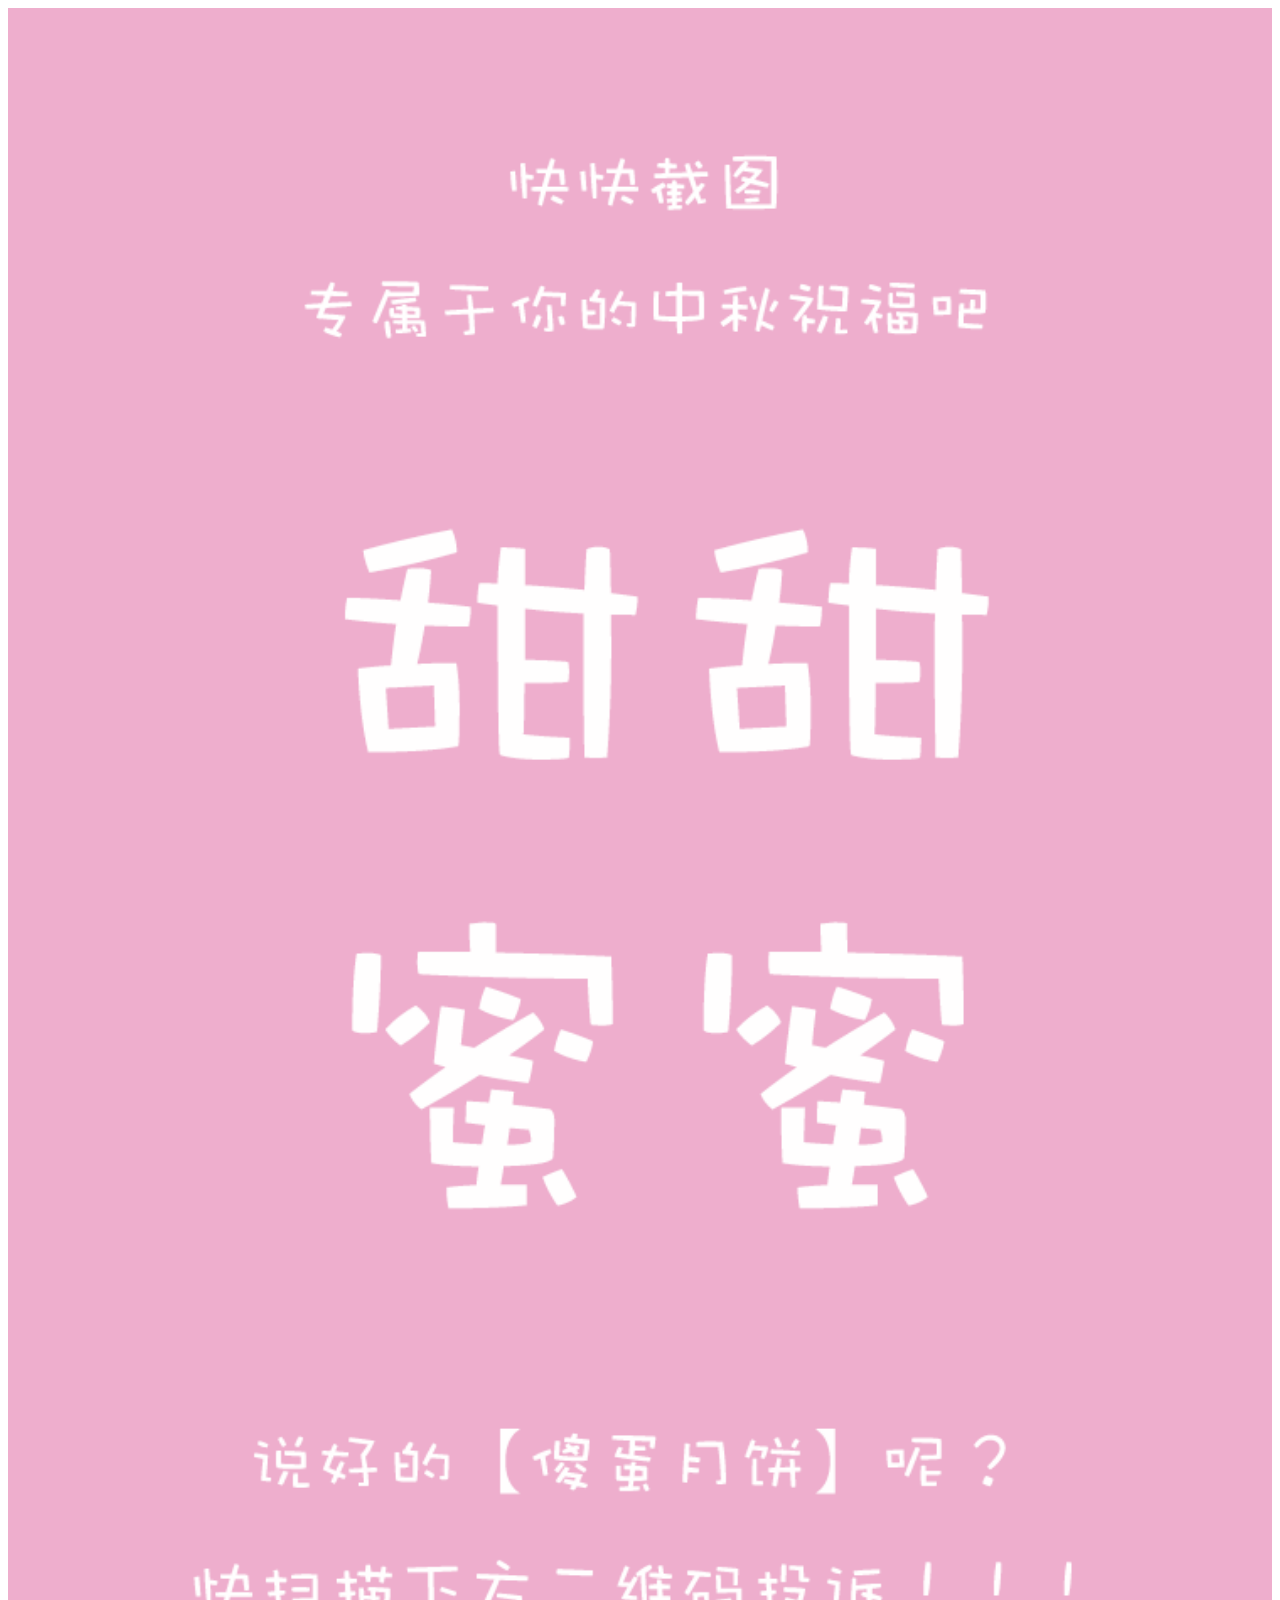
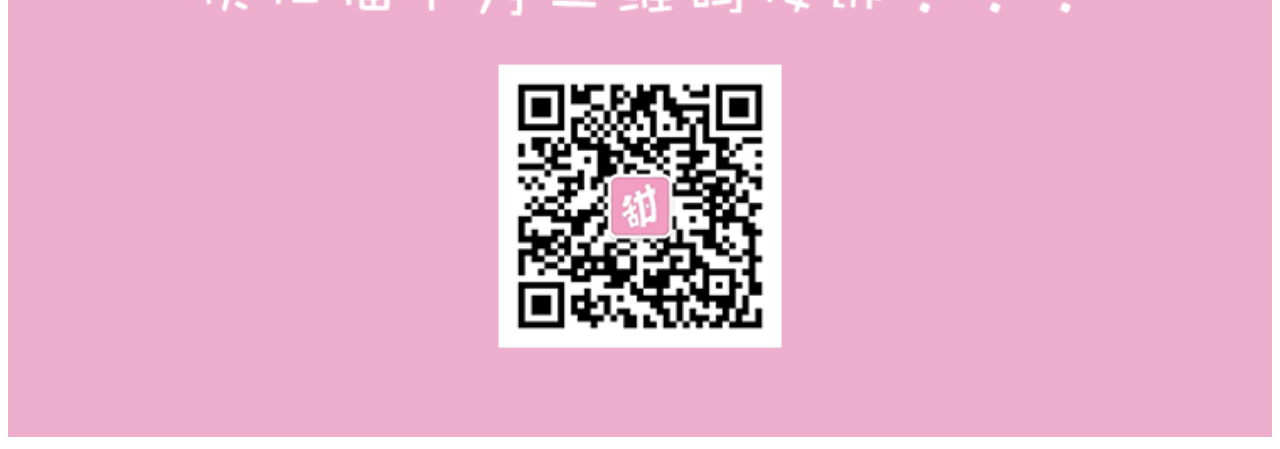
<file: index.html>
<!DOCTYPE html>



  


<html class="theme-next muse use-motion" lang="">
<head>
  <meta charset="UTF-8"/>
<meta http-equiv="X-UA-Compatible" content="IE=edge" />
<meta name="viewport" content="width=device-width, initial-scale=1, maximum-scale=1"/>
<meta name="theme-color" content="#222">









<meta http-equiv="Cache-Control" content="no-transform" />
<meta http-equiv="Cache-Control" content="no-siteapp" />













  <title>甜不换</title>
  








</head>

<body>
  <img src="/myimage.gif" width="100%" height="100%"/>

</body>
</html>
</file>
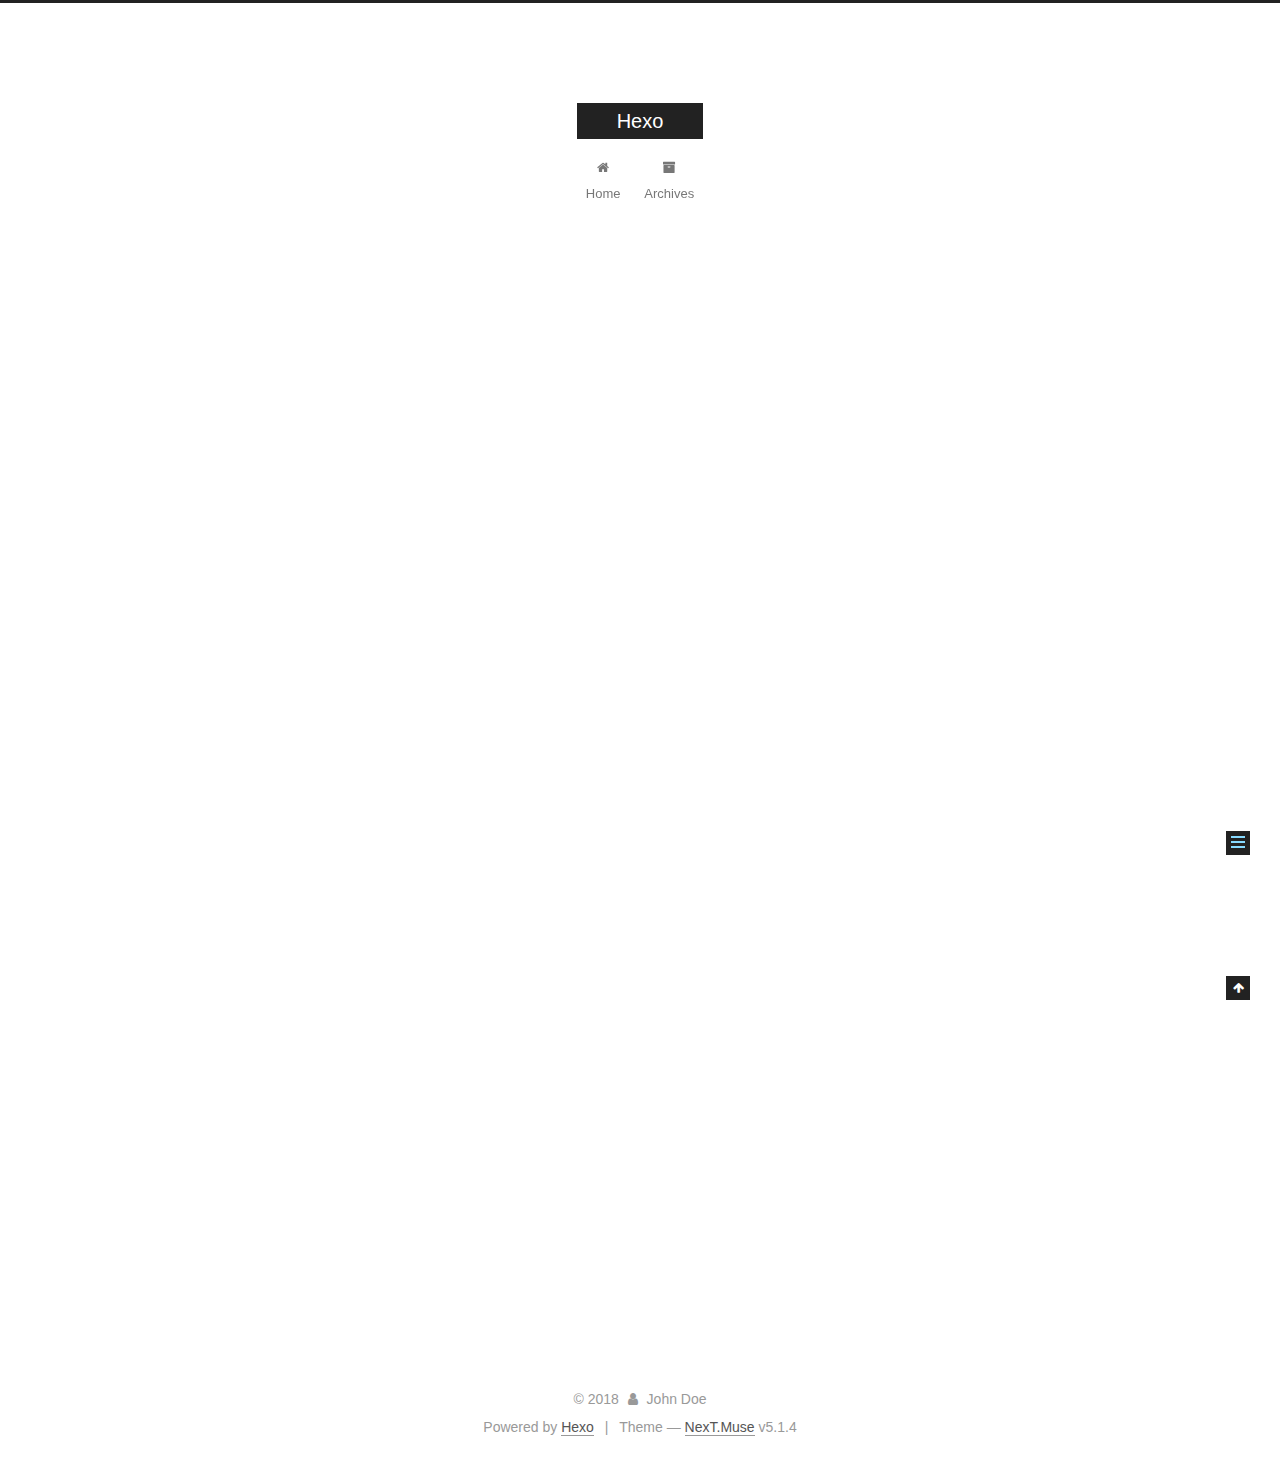
<file: 2018/08/26/hello-world/index.html>
<!DOCTYPE html>



  


<html class="theme-next muse use-motion" lang="">
<head>
  <meta charset="UTF-8"/>
<meta http-equiv="X-UA-Compatible" content="IE=edge" />
<meta name="viewport" content="width=device-width, initial-scale=1, maximum-scale=1"/>
<meta name="theme-color" content="#222">









<meta http-equiv="Cache-Control" content="no-transform" />
<meta http-equiv="Cache-Control" content="no-siteapp" />
















  
  
  <link href="/lib/fancybox/source/jquery.fancybox.css?v=2.1.5" rel="stylesheet" type="text/css" />







<link href="/lib/font-awesome/css/font-awesome.min.css?v=4.6.2" rel="stylesheet" type="text/css" />

<link href="/css/main.css?v=5.1.4" rel="stylesheet" type="text/css" />


  <link rel="apple-touch-icon" sizes="180x180" href="/images/apple-touch-icon-next.png?v=5.1.4">


  <link rel="icon" type="image/png" sizes="32x32" href="/images/favicon-32x32-next.png?v=5.1.4">


  <link rel="icon" type="image/png" sizes="16x16" href="/images/favicon-16x16-next.png?v=5.1.4">


  <link rel="mask-icon" href="/images/logo.svg?v=5.1.4" color="#222">





  <meta name="keywords" content="Hexo, NexT" />










<meta name="description" content="Welcome to Hexo! This is your very first post. Check documentation for more info. If you get any problems when using Hexo, you can find the answer in troubleshooting or you can ask me on GitHub. Quick">
<meta property="og:type" content="article">
<meta property="og:title" content="Hello World">
<meta property="og:url" content="http://yoursite.com/2018/08/26/hello-world/index.html">
<meta property="og:site_name" content="Hexo">
<meta property="og:description" content="Welcome to Hexo! This is your very first post. Check documentation for more info. If you get any problems when using Hexo, you can find the answer in troubleshooting or you can ask me on GitHub. Quick">
<meta property="og:locale" content="default">
<meta property="og:updated_time" content="2018-08-26T02:56:38.139Z">
<meta name="twitter:card" content="summary">
<meta name="twitter:title" content="Hello World">
<meta name="twitter:description" content="Welcome to Hexo! This is your very first post. Check documentation for more info. If you get any problems when using Hexo, you can find the answer in troubleshooting or you can ask me on GitHub. Quick">



<script type="text/javascript" id="hexo.configurations">
  var NexT = window.NexT || {};
  var CONFIG = {
    root: '/',
    scheme: 'Muse',
    version: '5.1.4',
    sidebar: {"position":"left","display":"post","offset":12,"b2t":false,"scrollpercent":false,"onmobile":false},
    fancybox: true,
    tabs: true,
    motion: {"enable":true,"async":false,"transition":{"post_block":"fadeIn","post_header":"slideDownIn","post_body":"slideDownIn","coll_header":"slideLeftIn","sidebar":"slideUpIn"}},
    duoshuo: {
      userId: '0',
      author: 'Author'
    },
    algolia: {
      applicationID: '',
      apiKey: '',
      indexName: '',
      hits: {"per_page":10},
      labels: {"input_placeholder":"Search for Posts","hits_empty":"We didn't find any results for the search: ${query}","hits_stats":"${hits} results found in ${time} ms"}
    }
  };
</script>



  <link rel="canonical" href="http://yoursite.com/2018/08/26/hello-world/"/>





  <title>Hello World | Hexo</title>
  








</head>

<body itemscope itemtype="http://schema.org/WebPage" lang="default">

  
  
    
  

  <div class="container sidebar-position-left page-post-detail">
    <div class="headband"></div>

    <header id="header" class="header" itemscope itemtype="http://schema.org/WPHeader">
      <div class="header-inner"><div class="site-brand-wrapper">
  <div class="site-meta ">
    

    <div class="custom-logo-site-title">
      <a href="/"  class="brand" rel="start">
        <span class="logo-line-before"><i></i></span>
        <span class="site-title">Hexo</span>
        <span class="logo-line-after"><i></i></span>
      </a>
    </div>
      
        <p class="site-subtitle"></p>
      
  </div>

  <div class="site-nav-toggle">
    <button>
      <span class="btn-bar"></span>
      <span class="btn-bar"></span>
      <span class="btn-bar"></span>
    </button>
  </div>
</div>

<nav class="site-nav">
  

  
    <ul id="menu" class="menu">
      
        
        <li class="menu-item menu-item-home">
          <a href="/" rel="section">
            
              <i class="menu-item-icon fa fa-fw fa-home"></i> <br />
            
            Home
          </a>
        </li>
      
        
        <li class="menu-item menu-item-archives">
          <a href="/archives/" rel="section">
            
              <i class="menu-item-icon fa fa-fw fa-archive"></i> <br />
            
            Archives
          </a>
        </li>
      

      
    </ul>
  

  
</nav>



 </div>
    </header>

    <main id="main" class="main">
      <div class="main-inner">
        <div class="content-wrap">
          <div id="content" class="content">
            

  <div id="posts" class="posts-expand">
    

  

  
  
  

  <article class="post post-type-normal" itemscope itemtype="http://schema.org/Article">
  
  
  
  <div class="post-block">
    <link itemprop="mainEntityOfPage" href="http://yoursite.com/2018/08/26/hello-world/">

    <span hidden itemprop="author" itemscope itemtype="http://schema.org/Person">
      <meta itemprop="name" content="John Doe">
      <meta itemprop="description" content="">
      <meta itemprop="image" content="/images/avatar.gif">
    </span>

    <span hidden itemprop="publisher" itemscope itemtype="http://schema.org/Organization">
      <meta itemprop="name" content="Hexo">
    </span>

    
      <header class="post-header">

        
        
          <h1 class="post-title" itemprop="name headline">Hello World</h1>
        

        <div class="post-meta">
          <span class="post-time">
            
              <span class="post-meta-item-icon">
                <i class="fa fa-calendar-o"></i>
              </span>
              
                <span class="post-meta-item-text">Posted on</span>
              
              <time title="Post created" itemprop="dateCreated datePublished" datetime="2018-08-26T10:56:38+08:00">
                2018-08-26
              </time>
            

            

            
          </span>

          

          
            
          

          
          

          

          

          

        </div>
      </header>
    

    
    
    
    <div class="post-body" itemprop="articleBody">

      
      

      
        <p>Welcome to <a href="https://hexo.io/" target="_blank" rel="noopener">Hexo</a>! This is your very first post. Check <a href="https://hexo.io/docs/" target="_blank" rel="noopener">documentation</a> for more info. If you get any problems when using Hexo, you can find the answer in <a href="https://hexo.io/docs/troubleshooting.html" target="_blank" rel="noopener">troubleshooting</a> or you can ask me on <a href="https://github.com/hexojs/hexo/issues" target="_blank" rel="noopener">GitHub</a>.</p>
<h2 id="Quick-Start"><a href="#Quick-Start" class="headerlink" title="Quick Start"></a>Quick Start</h2><h3 id="Create-a-new-post"><a href="#Create-a-new-post" class="headerlink" title="Create a new post"></a>Create a new post</h3><figure class="highlight bash"><table><tr><td class="gutter"><pre><span class="line">1</span><br></pre></td><td class="code"><pre><span class="line">$ hexo new <span class="string">"My New Post"</span></span><br></pre></td></tr></table></figure>
<p>More info: <a href="https://hexo.io/docs/writing.html" target="_blank" rel="noopener">Writing</a></p>
<h3 id="Run-server"><a href="#Run-server" class="headerlink" title="Run server"></a>Run server</h3><figure class="highlight bash"><table><tr><td class="gutter"><pre><span class="line">1</span><br></pre></td><td class="code"><pre><span class="line">$ hexo server</span><br></pre></td></tr></table></figure>
<p>More info: <a href="https://hexo.io/docs/server.html" target="_blank" rel="noopener">Server</a></p>
<h3 id="Generate-static-files"><a href="#Generate-static-files" class="headerlink" title="Generate static files"></a>Generate static files</h3><figure class="highlight bash"><table><tr><td class="gutter"><pre><span class="line">1</span><br></pre></td><td class="code"><pre><span class="line">$ hexo generate</span><br></pre></td></tr></table></figure>
<p>More info: <a href="https://hexo.io/docs/generating.html" target="_blank" rel="noopener">Generating</a></p>
<h3 id="Deploy-to-remote-sites"><a href="#Deploy-to-remote-sites" class="headerlink" title="Deploy to remote sites"></a>Deploy to remote sites</h3><figure class="highlight bash"><table><tr><td class="gutter"><pre><span class="line">1</span><br></pre></td><td class="code"><pre><span class="line">$ hexo deploy</span><br></pre></td></tr></table></figure>
<p>More info: <a href="https://hexo.io/docs/deployment.html" target="_blank" rel="noopener">Deployment</a></p>

      
    </div>
    
    
    

    

    

    

    <footer class="post-footer">
      

      
      
      

      
        <div class="post-nav">
          <div class="post-nav-next post-nav-item">
            
          </div>

          <span class="post-nav-divider"></span>

          <div class="post-nav-prev post-nav-item">
            
              <a href="/2018/08/26/em/" rel="prev" title="em算法_姚增伟">
                em算法_姚增伟 <i class="fa fa-chevron-right"></i>
              </a>
            
          </div>
        </div>
      

      
      
    </footer>
  </div>
  
  
  
  </article>



    <div class="post-spread">
      
    </div>
  </div>


          </div>
          


          

  



        </div>
        
          
  
  <div class="sidebar-toggle">
    <div class="sidebar-toggle-line-wrap">
      <span class="sidebar-toggle-line sidebar-toggle-line-first"></span>
      <span class="sidebar-toggle-line sidebar-toggle-line-middle"></span>
      <span class="sidebar-toggle-line sidebar-toggle-line-last"></span>
    </div>
  </div>

  <aside id="sidebar" class="sidebar">
    
    <div class="sidebar-inner">

      

      
        <ul class="sidebar-nav motion-element">
          <li class="sidebar-nav-toc sidebar-nav-active" data-target="post-toc-wrap">
            Table of Contents
          </li>
          <li class="sidebar-nav-overview" data-target="site-overview-wrap">
            Overview
          </li>
        </ul>
      

      <section class="site-overview-wrap sidebar-panel">
        <div class="site-overview">
          <div class="site-author motion-element" itemprop="author" itemscope itemtype="http://schema.org/Person">
            
              <p class="site-author-name" itemprop="name">John Doe</p>
              <p class="site-description motion-element" itemprop="description"></p>
          </div>

          <nav class="site-state motion-element">

            
              <div class="site-state-item site-state-posts">
              
                <a href="/archives/">
              
                  <span class="site-state-item-count">2</span>
                  <span class="site-state-item-name">posts</span>
                </a>
              </div>
            

            

            

          </nav>

          

          

          
          

          
          

          

        </div>
      </section>

      
      <!--noindex-->
        <section class="post-toc-wrap motion-element sidebar-panel sidebar-panel-active">
          <div class="post-toc">

            
              
            

            
              <div class="post-toc-content"><ol class="nav"><li class="nav-item nav-level-2"><a class="nav-link" href="#Quick-Start"><span class="nav-number">1.</span> <span class="nav-text">Quick Start</span></a><ol class="nav-child"><li class="nav-item nav-level-3"><a class="nav-link" href="#Create-a-new-post"><span class="nav-number">1.1.</span> <span class="nav-text">Create a new post</span></a></li><li class="nav-item nav-level-3"><a class="nav-link" href="#Run-server"><span class="nav-number">1.2.</span> <span class="nav-text">Run server</span></a></li><li class="nav-item nav-level-3"><a class="nav-link" href="#Generate-static-files"><span class="nav-number">1.3.</span> <span class="nav-text">Generate static files</span></a></li><li class="nav-item nav-level-3"><a class="nav-link" href="#Deploy-to-remote-sites"><span class="nav-number">1.4.</span> <span class="nav-text">Deploy to remote sites</span></a></li></ol></li></ol></div>
            

          </div>
        </section>
      <!--/noindex-->
      

      

    </div>
  </aside>


        
      </div>
    </main>

    <footer id="footer" class="footer">
      <div class="footer-inner">
        <div class="copyright">&copy; <span itemprop="copyrightYear">2018</span>
  <span class="with-love">
    <i class="fa fa-user"></i>
  </span>
  <span class="author" itemprop="copyrightHolder">John Doe</span>

  
</div>


  <div class="powered-by">Powered by <a class="theme-link" target="_blank" href="https://hexo.io">Hexo</a></div>



  <span class="post-meta-divider">|</span>



  <div class="theme-info">Theme &mdash; <a class="theme-link" target="_blank" href="https://github.com/iissnan/hexo-theme-next">NexT.Muse</a> v5.1.4</div>




        







        
      </div>
    </footer>

    
      <div class="back-to-top">
        <i class="fa fa-arrow-up"></i>
        
      </div>
    

    

  </div>

  

<script type="text/javascript">
  if (Object.prototype.toString.call(window.Promise) !== '[object Function]') {
    window.Promise = null;
  }
</script>









  












  
  
    <script type="text/javascript" src="/lib/jquery/index.js?v=2.1.3"></script>
  

  
  
    <script type="text/javascript" src="/lib/fastclick/lib/fastclick.min.js?v=1.0.6"></script>
  

  
  
    <script type="text/javascript" src="/lib/jquery_lazyload/jquery.lazyload.js?v=1.9.7"></script>
  

  
  
    <script type="text/javascript" src="/lib/velocity/velocity.min.js?v=1.2.1"></script>
  

  
  
    <script type="text/javascript" src="/lib/velocity/velocity.ui.min.js?v=1.2.1"></script>
  

  
  
    <script type="text/javascript" src="/lib/fancybox/source/jquery.fancybox.pack.js?v=2.1.5"></script>
  


  


  <script type="text/javascript" src="/js/src/utils.js?v=5.1.4"></script>

  <script type="text/javascript" src="/js/src/motion.js?v=5.1.4"></script>



  
  

  
  <script type="text/javascript" src="/js/src/scrollspy.js?v=5.1.4"></script>
<script type="text/javascript" src="/js/src/post-details.js?v=5.1.4"></script>



  


  <script type="text/javascript" src="/js/src/bootstrap.js?v=5.1.4"></script>



  


  




	





  





  












  





  

  

  

  
  

  
  


  

  

</body>
</html>
</file>
<file: css/main.css>
/* normalize.css v3.0.2 | MIT License | git.io/normalize */
html {
  font-family: sans-serif; /* 1 */
  -ms-text-size-adjust: 100%; /* 2 */
  -webkit-text-size-adjust: 100%; /* 2 */
}
body {
  margin: 0;
}
article,
aside,
details,
figcaption,
figure,
footer,
header,
hgroup,
main,
menu,
nav,
section,
summary {
  display: block;
}
audio,
canvas,
progress,
video {
  display: inline-block; /* 1 */
  vertical-align: baseline; /* 2 */
}
audio:not([controls]) {
  display: none;
  height: 0;
}
[hidden],
template {
  display: none;
}
a {
  background-color: transparent;
}
a:active,
a:hover {
  outline: 0;
}
abbr[title] {
  border-bottom: 1px dotted;
}
b,
strong {
  font-weight: bold;
}
dfn {
  font-style: italic;
}
h1 {
  font-size: 2em;
  margin: 0.67em 0;
}
mark {
  background: #ff0;
  color: #000;
}
small {
  font-size: 80%;
}
sub,
sup {
  font-size: 75%;
  line-height: 0;
  position: relative;
  vertical-align: baseline;
}
sup {
  top: -0.5em;
}
sub {
  bottom: -0.25em;
}
img {
  border: 0;
}
svg:not(:root) {
  overflow: hidden;
}
figure {
  margin: 1em 40px;
}
hr {
  -moz-box-sizing: content-box;
  box-sizing: content-box;
  height: 0;
}
pre {
  overflow: auto;
}
code,
kbd,
pre,
samp {
  font-family: monospace, monospace;
  font-size: 1em;
}
button,
input,
optgroup,
select,
textarea {
  color: inherit; /* 1 */
  font: inherit; /* 2 */
  margin: 0; /* 3 */
}
button {
  overflow: visible;
}
button,
select {
  text-transform: none;
}
button,
html input[type="button"],
input[type="reset"],
input[type="submit"] {
  -webkit-appearance: button; /* 2 */
  cursor: pointer; /* 3 */
}
button[disabled],
html input[disabled] {
  cursor: default;
}
button::-moz-focus-inner,
input::-moz-focus-inner {
  border: 0;
  padding: 0;
}
input {
  line-height: normal;
}
input[type="checkbox"],
input[type="radio"] {
  box-sizing: border-box; /* 1 */
  padding: 0; /* 2 */
}
input[type="number"]::-webkit-inner-spin-button,
input[type="number"]::-webkit-outer-spin-button {
  height: auto;
}
input[type="search"] {
  -webkit-appearance: textfield; /* 1 */
  -moz-box-sizing: content-box;
  -webkit-box-sizing: content-box; /* 2 */
  box-sizing: content-box;
}
input[type="search"]::-webkit-search-cancel-button,
input[type="search"]::-webkit-search-decoration {
  -webkit-appearance: none;
}
fieldset {
  border: 1px solid #c0c0c0;
  margin: 0 2px;
  padding: 0.35em 0.625em 0.75em;
}
legend {
  border: 0; /* 1 */
  padding: 0; /* 2 */
}
textarea {
  overflow: auto;
}
optgroup {
  font-weight: bold;
}
table {
  border-collapse: collapse;
  border-spacing: 0;
}
td,
th {
  padding: 0;
}
::selection {
  background: #262a30;
  color: #fff;
}
body {
  position: relative;
  font-family: 'Lato', "PingFang SC", "Microsoft YaHei", sans-serif;
  font-size: 14px;
  line-height: 2;
  color: #555;
  background: #fff;
}
@media (max-width: 767px) {
  body {
    padding-right: 0 !important;
  }
}
@media (min-width: 768px) and (max-width: 991px) {
  body {
    padding-right: 0 !important;
  }
}
@media (min-width: 1600px) {
  body {
    font-size: 16px;
  }
}
h1,
h2,
h3,
h4,
h5,
h6 {
  margin: 0;
  padding: 0;
  font-weight: bold;
  line-height: 1.5;
  font-family: 'Lato', "PingFang SC", "Microsoft YaHei", sans-serif;
}
h2,
h3,
h4,
h5,
h6 {
  margin: 20px 0 15px;
}
h1 {
  font-size: 22px;
}
@media (max-width: 767px) {
  h1 {
    font-size: 18px;
  }
}
h2 {
  font-size: 20px;
}
@media (max-width: 767px) {
  h2 {
    font-size: 16px;
  }
}
h3 {
  font-size: 18px;
}
@media (max-width: 767px) {
  h3 {
    font-size: 14px;
  }
}
h4 {
  font-size: 16px;
}
@media (max-width: 767px) {
  h4 {
    font-size: 12px;
  }
}
h5 {
  font-size: 14px;
}
@media (max-width: 767px) {
  h5 {
    font-size: 10px;
  }
}
h6 {
  font-size: 12px;
}
@media (max-width: 767px) {
  h6 {
    font-size: 8px;
  }
}
p {
  margin: 0 0 20px 0;
}
a {
  color: #555;
  text-decoration: none;
  outline: none;
  border-bottom: 1px solid #999;
  word-wrap: break-word;
}
a:hover {
  color: #222;
  border-bottom-color: #222;
}
blockquote {
  margin: 0;
  padding: 0;
}
img {
  display: block;
  margin: auto;
  max-width: 100%;
  height: auto;
}
hr {
  margin: 40px 0;
  height: 3px;
  border: none;
  background-color: #ddd;
  background-image: repeating-linear-gradient(-45deg, #fff, #fff 4px, transparent 4px, transparent 8px);
}
blockquote {
  padding: 0 15px;
  color: #666;
  border-left: 4px solid #ddd;
}
blockquote cite::before {
  content: "-";
  padding: 0 5px;
}
dt {
  font-weight: 700;
}
dd {
  margin: 0;
  padding: 0;
}
kbd {
  border: 1px solid #ccc;
  border-radius: 0.2em;
  box-shadow: 0.1em 0.1em 0.2em rgba(0,0,0,0.1);
  background-color: #f9f9f9;
  font-family: inherit;
  background-image: -webkit-linear-gradient(top, #eee, #fff, #eee);
  padding: 0.1em 0.3em;
  white-space: nowrap;
}
.text-left {
  text-align: left;
}
.text-center {
  text-align: center;
}
.text-right {
  text-align: right;
}
.text-justify {
  text-align: justify;
}
.text-nowrap {
  white-space: nowrap;
}
.text-lowercase {
  text-transform: lowercase;
}
.text-uppercase {
  text-transform: uppercase;
}
.text-capitalize {
  text-transform: capitalize;
}
.center-block {
  display: block;
  margin-left: auto;
  margin-right: auto;
}
.clearfix:before,
.clearfix:after {
  content: " ";
  display: table;
}
.clearfix:after {
  clear: both;
}
.pullquote {
  width: 45%;
}
.pullquote.left {
  float: left;
  margin-left: 5px;
  margin-right: 10px;
}
.pullquote.right {
  float: right;
  margin-left: 10px;
  margin-right: 5px;
}
.affix.affix.affix {
  position: fixed;
}
.translation {
  margin-top: -20px;
  font-size: 14px;
  color: #999;
}
.scrollbar-measure {
  width: 100px;
  height: 100px;
  overflow: scroll;
  position: absolute;
  top: -9999px;
}
.use-motion .motion-element {
  opacity: 0;
}
table {
  margin: 20px 0;
  width: 100%;
  border-collapse: collapse;
  border-spacing: 0;
  border: 1px solid #ddd;
  font-size: 14px;
  table-layout: fixed;
  word-wrap: break-all;
}
table>tbody>tr:nth-of-type(odd) {
  background-color: #f9f9f9;
}
table>tbody>tr:hover {
  background-color: #f5f5f5;
}
caption,
th,
td {
  padding: 8px;
  text-align: left;
  vertical-align: middle;
  font-weight: normal;
}
th,
td {
  border-bottom: 3px solid #ddd;
  border-right: 1px solid #eee;
}
th {
  padding-bottom: 10px;
  font-weight: 700;
}
td {
  border-bottom-width: 1px;
}
html,
body {
  height: 100%;
}
.container {
  position: relative;
  min-height: 100%;
}
.header-inner {
  margin: 0 auto;
  padding: 100px 0 70px;
  width: 700px;
}
@media (min-width: 1600px) {
  .container .header-inner {
    width: 900px;
  }
}
.main {
  padding-bottom: 150px;
}
.main-inner {
  margin: 0 auto;
  width: 700px;
}
@media (min-width: 1600px) {
  .container .main-inner {
    width: 900px;
  }
}
.footer {
  position: absolute;
  left: 0;
  bottom: 0;
  width: 100%;
  min-height: 50px;
}
.footer-inner {
  box-sizing: border-box;
  margin: 20px auto;
  width: 700px;
}
@media (min-width: 1600px) {
  .container .footer-inner {
    width: 900px;
  }
}
pre,
.highlight {
  overflow: auto;
  margin: 20px 0;
  padding: 0;
  font-size: 13px;
  color: #4d4d4c;
  background: #f7f7f7;
  line-height: 1.6;
}
pre,
code {
  font-family: consolas, Menlo, "PingFang SC", "Microsoft YaHei", monospace;
}
code {
  padding: 2px 4px;
  word-wrap: break-word;
  color: #555;
  background: #eee;
  border-radius: 3px;
  font-size: 13px;
}
pre {
  padding: 10px;
}
pre code {
  padding: 0;
  color: #4d4d4c;
  background: none;
  text-shadow: none;
}
.highlight {
  border-radius: 1px;
}
.highlight pre {
  border: none;
  margin: 0;
  padding: 10px 0;
}
.highlight table {
  margin: 0;
  width: auto;
  border: none;
}
.highlight td {
  border: none;
  padding: 0;
}
.highlight figcaption {
  font-size: 1em;
  color: #4d4d4c;
  line-height: 1em;
  margin-bottom: 1em;
}
.highlight figcaption:before,
.highlight figcaption:after {
  content: " ";
  display: table;
}
.highlight figcaption:after {
  clear: both;
}
.highlight figcaption a {
  float: right;
  color: #4d4d4c;
}
.highlight figcaption a:hover {
  border-bottom-color: #4d4d4c;
}
.highlight .gutter pre {
  padding-left: 10px;
  padding-right: 10px;
  color: #869194;
  text-align: right;
  background-color: #eff2f3;
}
.highlight .code pre {
  width: 100%;
  padding-left: 10px;
  padding-right: 10px;
  background-color: #f7f7f7;
}
.highlight .line {
  height: 20px;
}
.gutter {
  -webkit-user-select: none;
  -moz-user-select: none;
  -ms-user-select: none;
  user-select: none;
}
.gist table {
  width: auto;
}
.gist table td {
  border: none;
}
pre .deletion {
  background: #fdd;
}
pre .addition {
  background: #dfd;
}
pre .meta {
  color: #8959a8;
}
pre .comment {
  color: #8e908c;
}
pre .variable,
pre .attribute,
pre .tag,
pre .regexp,
pre .ruby .constant,
pre .xml .tag .title,
pre .xml .pi,
pre .xml .doctype,
pre .html .doctype,
pre .css .id,
pre .css .class,
pre .css .pseudo {
  color: #c82829;
}
pre .number,
pre .preprocessor,
pre .built_in,
pre .literal,
pre .params,
pre .constant,
pre .command {
  color: #f5871f;
}
pre .ruby .class .title,
pre .css .rules .attribute,
pre .string,
pre .value,
pre .inheritance,
pre .header,
pre .ruby .symbol,
pre .xml .cdata,
pre .special,
pre .number,
pre .formula {
  color: #718c00;
}
pre .title,
pre .css .hexcolor {
  color: #3e999f;
}
pre .function,
pre .python .decorator,
pre .python .title,
pre .ruby .function .title,
pre .ruby .title .keyword,
pre .perl .sub,
pre .javascript .title,
pre .coffeescript .title {
  color: #4271ae;
}
pre .keyword,
pre .javascript .function {
  color: #8959a8;
}
.full-image.full-image.full-image.full-image {
  border: none;
  max-width: 100%;
  width: auto;
  margin: 20px auto 25px;
}
@media (min-width: 992px) {
  .full-image.full-image.full-image.full-image {
    max-width: none;
    width: 110%;
    margin: 25px -5%;
  }
}
.blockquote-center,
.page-home .post-type-quote blockquote,
.page-post-detail .post-type-quote blockquote {
  position: relative;
  margin: 40px 0;
  padding: 0;
  border-left: none;
  text-align: center;
}
.blockquote-center::before,
.page-home .post-type-quote blockquote::before,
.page-post-detail .post-type-quote blockquote::before,
.blockquote-center::after,
.page-home .post-type-quote blockquote::after,
.page-post-detail .post-type-quote blockquote::after {
  position: absolute;
  content: ' ';
  display: block;
  width: 100%;
  height: 24px;
  opacity: 0.2;
  background-repeat: no-repeat;
  background-position: 0 -6px;
  background-size: 22px 22px;
}
.blockquote-center::before,
.page-home .post-type-quote blockquote::before,
.page-post-detail .post-type-quote blockquote::before {
  top: -20px;
  background-image: url("../images/quote-l.svg");
  border-top: 1px solid #ccc;
}
.blockquote-center::after,
.page-home .post-type-quote blockquote::after,
.page-post-detail .post-type-quote blockquote::after {
  bottom: -20px;
  background-image: url("../images/quote-r.svg");
  border-bottom: 1px solid #ccc;
  background-position: 100% 8px;
}
.blockquote-center p,
.page-home .post-type-quote blockquote p,
.page-post-detail .post-type-quote blockquote p,
.blockquote-center div,
.page-home .post-type-quote blockquote div,
.page-post-detail .post-type-quote blockquote div {
  text-align: center;
}
.post .post-body .group-picture img {
  box-sizing: border-box;
  padding: 0 3px;
  border: none;
}
.post .group-picture-row {
  overflow: hidden;
  margin-top: 6px;
}
.post .group-picture-row:first-child {
  margin-top: 0;
}
.post .group-picture-column {
  float: left;
}
.page-post-detail .post-body .group-picture-column {
  float: none;
  margin-top: 10px;
  width: auto !important;
}
.page-post-detail .post-body .group-picture-column img {
  margin: 0 auto;
}
.page-archive .group-picture-container {
  overflow: hidden;
}
.page-archive .group-picture-row {
  float: left;
}
.page-archive .group-picture-row:first-child {
  margin-top: 6px;
}
.page-archive .group-picture-column {
  max-width: 150px;
  max-height: 150px;
}
.post-body .note {
  position: relative;
  padding: 15px;
  margin-bottom: 20px;
  border: 1px solid #eee;
  border-left-width: 5px;
  border-radius: 3px;
}
.post-body .note h2,
.post-body .note h3,
.post-body .note h4,
.post-body .note h5,
.post-body .note h6 {
  margin-top: 0;
  margin-bottom: 0;
  border-bottom: initial;
  padding-top: 0 !important;
}
.post-body .note p:first-child,
.post-body .note ul:first-child,
.post-body .note ol:first-child,
.post-body .note table:first-child,
.post-body .note pre:first-child,
.post-body .note blockquote:first-child {
  margin-top: 0;
}
.post-body .note p:last-child,
.post-body .note ul:last-child,
.post-body .note ol:last-child,
.post-body .note table:last-child,
.post-body .note pre:last-child,
.post-body .note blockquote:last-child {
  margin-bottom: 0;
}
.post-body .note.default {
  border-left-color: #777;
}
.post-body .note.default h2,
.post-body .note.default h3,
.post-body .note.default h4,
.post-body .note.default h5,
.post-body .note.default h6 {
  color: #777;
}
.post-body .note.primary {
  border-left-color: #6f42c1;
}
.post-body .note.primary h2,
.post-body .note.primary h3,
.post-body .note.primary h4,
.post-body .note.primary h5,
.post-body .note.primary h6 {
  color: #6f42c1;
}
.post-body .note.info {
  border-left-color: #428bca;
}
.post-body .note.info h2,
.post-body .note.info h3,
.post-body .note.info h4,
.post-body .note.info h5,
.post-body .note.info h6 {
  color: #428bca;
}
.post-body .note.success {
  border-left-color: #5cb85c;
}
.post-body .note.success h2,
.post-body .note.success h3,
.post-body .note.success h4,
.post-body .note.success h5,
.post-body .note.success h6 {
  color: #5cb85c;
}
.post-body .note.warning {
  border-left-color: #f0ad4e;
}
.post-body .note.warning h2,
.post-body .note.warning h3,
.post-body .note.warning h4,
.post-body .note.warning h5,
.post-body .note.warning h6 {
  color: #f0ad4e;
}
.post-body .note.danger {
  border-left-color: #d9534f;
}
.post-body .note.danger h2,
.post-body .note.danger h3,
.post-body .note.danger h4,
.post-body .note.danger h5,
.post-body .note.danger h6 {
  color: #d9534f;
}
.post-body .label {
  display: inline;
  padding: 0 2px;
  white-space: nowrap;
}
.post-body .label.default {
  background-color: #f0f0f0;
}
.post-body .label.primary {
  background-color: #efe6f7;
}
.post-body .label.info {
  background-color: #e5f2f8;
}
.post-body .label.success {
  background-color: #e7f4e9;
}
.post-body .label.warning {
  background-color: #fcf6e1;
}
.post-body .label.danger {
  background-color: #fae8eb;
}
.post-body .tabs {
  position: relative;
  display: block;
  margin-bottom: 20px;
  padding-top: 10px;
}
.post-body .tabs ul.nav-tabs {
  margin: 0;
  padding: 0;
  display: flex;
  margin-bottom: -1px;
}
@media (max-width: 413px) {
  .post-body .tabs ul.nav-tabs {
    display: block;
    margin-bottom: 5px;
  }
}
.post-body .tabs ul.nav-tabs li.tab {
  list-style-type: none !important;
  margin: 0 0.25em 0 0;
  border-top: 3px solid transparent;
  border-left: 1px solid transparent;
  border-right: 1px solid transparent;
}
@media (max-width: 413px) {
  .post-body .tabs ul.nav-tabs li.tab {
    margin: initial;
    border-top: 1px solid transparent;
    border-left: 3px solid transparent;
    border-right: 1px solid transparent;
    border-bottom: 1px solid transparent;
  }
}
.post-body .tabs ul.nav-tabs li.tab a {
  outline: 0;
  border-bottom: initial;
  display: block;
  line-height: 1.8em;
  padding: 0.25em 0.75em;
  transition-duration: 0.2s;
  transition-timing-function: ease-out;
  transition-delay: 0s;
}
.post-body .tabs ul.nav-tabs li.tab a i {
  width: 1.285714285714286em;
}
.post-body .tabs ul.nav-tabs li.tab.active {
  border-top: 3px solid #fc6423;
  border-left: 1px solid #ddd;
  border-right: 1px solid #ddd;
  background-color: #fff;
}
@media (max-width: 413px) {
  .post-body .tabs ul.nav-tabs li.tab.active {
    border-top: 1px solid #ddd;
    border-left: 3px solid #fc6423;
    border-right: 1px solid #ddd;
    border-bottom: 1px solid #ddd;
  }
}
.post-body .tabs ul.nav-tabs li.tab.active a {
  cursor: default;
  color: #555;
}
.post-body .tabs .tab-content {
  background-color: #fff;
}
.post-body .tabs .tab-content .tab-pane {
  border: 1px solid #ddd;
  padding: 20px 20px 0 20px;
}
.post-body .tabs .tab-content .tab-pane:not(.active) {
  display: none !important;
}
.post-body .tabs .tab-content .tab-pane.active {
  display: block !important;
}
.btn {
  display: inline-block;
  padding: 0 20px;
  font-size: 14px;
  color: #fff;
  background: #222;
  border: 2px solid #222;
  text-decoration: none;
  border-radius: 0;
  transition-property: background-color;
  transition-duration: 0.2s;
  transition-timing-function: ease-in-out;
  transition-delay: 0s;
  line-height: 2;
}
.btn:hover {
  border-color: #222;
  color: #222;
  background: #fff;
}
.btn +.btn {
  margin: 0 0 8px 8px;
}
.btn .fa-fw {
  width: 1.285714285714286em;
  text-align: left;
}
.btn-bar {
  display: block;
  width: 22px;
  height: 2px;
  background: #555;
  border-radius: 1px;
}
.btn-bar+.btn-bar {
  margin-top: 4px;
}
.pagination {
  margin: 120px 0 40px;
  text-align: center;
  border-top: 1px solid #eee;
}
.page-number-basic,
.pagination .prev,
.pagination .next,
.pagination .page-number,
.pagination .space {
  display: inline-block;
  position: relative;
  top: -1px;
  margin: 0 10px;
  padding: 0 11px;
}
@media (max-width: 767px) {
  .page-number-basic,
  .pagination .prev,
  .pagination .next,
  .pagination .page-number,
  .pagination .space {
    margin: 0 5px;
  }
}
.pagination .prev,
.pagination .next,
.pagination .page-number {
  border-bottom: 0;
  border-top: 1px solid #eee;
  transition-property: border-color;
  transition-duration: 0.2s;
  transition-timing-function: ease-in-out;
  transition-delay: 0s;
}
.pagination .prev:hover,
.pagination .next:hover,
.pagination .page-number:hover {
  border-top-color: #222;
}
.pagination .space {
  padding: 0;
  margin: 0;
}
.pagination .prev {
  margin-left: 0;
}
.pagination .next {
  margin-right: 0;
}
.pagination .page-number.current {
  color: #fff;
  background: #ccc;
  border-top-color: #ccc;
}
@media (max-width: 767px) {
  .pagination {
    border-top: none;
  }
  .pagination .prev,
  .pagination .next,
  .pagination .page-number {
    margin-bottom: 10px;
    border-top: 0;
    border-bottom: 1px solid #eee;
    padding: 0 10px;
  }
  .pagination .prev:hover,
  .pagination .next:hover,
  .pagination .page-number:hover {
    border-bottom-color: #222;
  }
}
.comments {
  margin: 60px 20px 0;
}
.tag-cloud {
  text-align: center;
}
.tag-cloud a {
  display: inline-block;
  margin: 10px;
}
.back-to-top {
  box-sizing: border-box;
  position: fixed;
  bottom: -100px;
  right: 30px;
  z-index: 1050;
  padding: 0 6px;
  width: 24px;
  background: #222;
  font-size: 12px;
  opacity: 1;
  color: #fff;
  cursor: pointer;
  text-align: center;
  -webkit-transform: translateZ(0);
  transition-property: bottom;
  transition-duration: 0.2s;
  transition-timing-function: ease-in-out;
  transition-delay: 0s;
}
@media (min-width: 768px) and (max-width: 991px) {
  .back-to-top {
    display: none !important;
  }
}
@media (max-width: 767px) {
  .back-to-top {
    display: none !important;
  }
}
.back-to-top.back-to-top-on {
  bottom: 19px;
}
.header {
  background: transparent;
}
.header-inner {
  position: relative;
}
.headband {
  height: 3px;
  background: #222;
}
.site-meta {
  margin: 0;
  text-align: center;
}
@media (max-width: 767px) {
  .site-meta {
    text-align: center;
  }
}
.brand {
  position: relative;
  display: inline-block;
  padding: 0 40px;
  color: #fff;
  background: #222;
  border-bottom: none;
}
.brand:hover {
  color: #fff;
}
.logo {
  display: inline-block;
  margin-right: 5px;
  line-height: 36px;
  vertical-align: top;
}
.site-title {
  display: inline-block;
  vertical-align: top;
  line-height: 36px;
  font-size: 20px;
  font-weight: normal;
  font-family: 'Lato', "PingFang SC", "Microsoft YaHei", sans-serif;
}
.site-subtitle {
  margin-top: 10px;
  font-size: 13px;
  color: #999;
}
.use-motion .brand {
  opacity: 0;
}
.use-motion .logo,
.use-motion .site-title,
.use-motion .site-subtitle {
  opacity: 0;
  position: relative;
  top: -10px;
}
.site-nav-toggle {
  display: none;
  position: absolute;
  top: 10px;
  left: 10px;
}
@media (max-width: 767px) {
  .site-nav-toggle {
    display: block;
  }
}
.site-nav-toggle button {
  margin-top: 2px;
  padding: 9px 10px;
  background: transparent;
  border: none;
}
@media (max-width: 767px) {
  .site-nav {
    display: none;
    margin: 0 -10px;
    padding: 0 10px;
    clear: both;
    border-top: 1px solid #ddd;
  }
}
@media (min-width: 768px) and (max-width: 991px) {
  .site-nav {
    display: block !important;
  }
}
@media (min-width: 992px) {
  .site-nav {
    display: block !important;
  }
}
.menu {
  margin-top: 20px;
  padding-left: 0;
  text-align: center;
}
.menu .menu-item {
  display: inline-block;
  margin: 0 10px;
  list-style: none;
}
@media screen and (max-width: 767px) {
  .menu .menu-item {
    margin-top: 10px;
  }
}
.menu .menu-item a {
  display: block;
  font-size: 13px;
  line-height: inherit;
  border-bottom: 1px solid transparent;
  transition-property: border-color;
  transition-duration: 0.2s;
  transition-timing-function: ease-in-out;
  transition-delay: 0s;
}
.menu .menu-item a:hover {
  border-bottom-color: #222;
}
.menu .menu-item .fa {
  margin-right: 5px;
}
.use-motion .menu-item {
  opacity: 0;
}
.post-body {
  font-family: 'Lato', "PingFang SC", "Microsoft YaHei", sans-serif;
}
@media (max-width: 767px) {
  .post-body {
    word-break: break-word;
  }
}
.post-body .fancybox img {
  display: block !important;
  margin: 0 auto;
  cursor: pointer;
  cursor: zoom-in;
  cursor: -webkit-zoom-in;
}
.post-body .image-caption,
.post-body .figure .caption {
  margin: -20px auto 15px;
  text-align: center;
  font-size: 14px;
  color: #999;
  font-weight: bold;
  line-height: 1;
}
.post-sticky-flag {
  display: inline-block;
  font-size: 16px;
  -ms-transform: rotate(30deg);
  -webkit-transform: rotate(30deg);
  -moz-transform: rotate(30deg);
  -ms-transform: rotate(30deg);
  -o-transform: rotate(30deg);
  transform: rotate(30deg);
}
.use-motion .post-block,
.use-motion .pagination,
.use-motion .comments {
  opacity: 0;
}
.use-motion .post-header {
  opacity: 0;
}
.use-motion .post-body {
  opacity: 0;
}
.use-motion .collection-title {
  opacity: 0;
}
.posts-expand {
  padding-top: 40px;
}
@media (max-width: 767px) {
  .posts-expand {
    margin: 0 20px;
  }
  .post-body pre .gutter pre {
    padding-right: 10px;
  }
  .post-body .highlight {
    margin-left: 0px;
    margin-right: 0px;
    padding: 0;
  }
  .post-body .highlight .gutter pre {
    padding-right: 10px;
  }
}
@media (min-width: 992px) {
  .posts-expand .post-body {
    text-align: justify;
  }
}
.posts-expand .post-body h2,
.posts-expand .post-body h3,
.posts-expand .post-body h4,
.posts-expand .post-body h5,
.posts-expand .post-body h6 {
  padding-top: 10px;
}
.posts-expand .post-body h2 .header-anchor,
.posts-expand .post-body h3 .header-anchor,
.posts-expand .post-body h4 .header-anchor,
.posts-expand .post-body h5 .header-anchor,
.posts-expand .post-body h6 .header-anchor {
  float: right;
  margin-left: 10px;
  color: #ccc;
  border-bottom-style: none;
  visibility: hidden;
}
.posts-expand .post-body h2 .header-anchor:hover,
.posts-expand .post-body h3 .header-anchor:hover,
.posts-expand .post-body h4 .header-anchor:hover,
.posts-expand .post-body h5 .header-anchor:hover,
.posts-expand .post-body h6 .header-anchor:hover {
  color: inherit;
}
.posts-expand .post-body h2:hover .header-anchor,
.posts-expand .post-body h3:hover .header-anchor,
.posts-expand .post-body h4:hover .header-anchor,
.posts-expand .post-body h5:hover .header-anchor,
.posts-expand .post-body h6:hover .header-anchor {
  visibility: visible;
}
.posts-expand .post-body ul li {
  list-style: circle;
}
.posts-expand .post-body img {
  box-sizing: border-box;
  margin: auto;
  padding: 3px;
  border: 1px solid #ddd;
}
.posts-expand .post-body .fancybox img {
  margin: 0 auto 25px;
}
@media (max-width: 767px) {
  .posts-collapse {
    margin: 0 20px;
  }
  .posts-collapse .post-title,
  .posts-collapse .post-meta {
    display: block;
    width: auto;
    text-align: left;
  }
}
.posts-collapse {
  position: relative;
  z-index: 1010;
  margin-left: 55px;
}
.posts-collapse::after {
  content: " ";
  position: absolute;
  top: 20px;
  left: 0;
  margin-left: -2px;
  width: 4px;
  height: 100%;
  background: #f5f5f5;
  z-index: -1;
}
@media (max-width: 767px) {
  .posts-collapse {
    margin: 0 20px;
  }
}
.posts-collapse .collection-title {
  position: relative;
  margin: 60px 0;
}
.posts-collapse .collection-title h1,
.posts-collapse .collection-title h2 {
  margin-left: 20px;
}
.posts-collapse .collection-title small {
  color: #bbb;
  margin-left: 5px;
}
.posts-collapse .collection-title::before {
  content: " ";
  position: absolute;
  left: 0;
  top: 50%;
  margin-left: -4px;
  margin-top: -4px;
  width: 8px;
  height: 8px;
  background: #bbb;
  border-radius: 50%;
}
.posts-collapse .post {
  margin: 30px 0;
}
.posts-collapse .post-header {
  position: relative;
  transition-duration: 0.2s;
  transition-timing-function: ease-in-out;
  transition-delay: 0s;
  transition-property: border;
  border-bottom: 1px dashed #ccc;
}
.posts-collapse .post-header::before {
  content: " ";
  position: absolute;
  left: 0;
  top: 12px;
  width: 6px;
  height: 6px;
  margin-left: -4px;
  background: #bbb;
  border-radius: 50%;
  border: 1px solid #fff;
  transition-duration: 0.2s;
  transition-timing-function: ease-in-out;
  transition-delay: 0s;
  transition-property: background;
}
.posts-collapse .post-header:hover {
  border-bottom-color: #666;
}
.posts-collapse .post-header:hover::before {
  background: #222;
}
.posts-collapse .post-meta {
  position: absolute;
  font-size: 12px;
  left: 20px;
  top: 5px;
}
.posts-collapse .post-comments-count {
  display: none;
}
.posts-collapse .post-title {
  margin-left: 60px;
  font-size: 16px;
  font-weight: normal;
  line-height: inherit;
}
.posts-collapse .post-title::after {
  margin-left: 3px;
  opacity: 0.6;
}
.posts-collapse .post-title a {
  color: #666;
  border-bottom: none;
}
.page-home .post-type-quote .post-header,
.page-post-detail .post-type-quote .post-header,
.page-home .post-type-quote .post-tags,
.page-post-detail .post-type-quote .post-tags {
  display: none;
}
.posts-expand .post-title {
  text-align: center;
  word-break: break-word;
  font-weight: 400;
}
.posts-expand .post-title-link {
  display: inline-block;
  position: relative;
  color: #555;
  border-bottom: none;
  line-height: 1.2;
  vertical-align: top;
}
.posts-expand .post-title-link::before {
  content: "";
  position: absolute;
  width: 100%;
  height: 2px;
  bottom: 0;
  left: 0;
  background-color: #000;
  visibility: hidden;
  -webkit-transform: scaleX(0);
  -moz-transform: scaleX(0);
  -ms-transform: scaleX(0);
  -o-transform: scaleX(0);
  transform: scaleX(0);
  transition-duration: 0.2s;
  transition-timing-function: ease-in-out;
  transition-delay: 0s;
}
.posts-expand .post-title-link:hover::before {
  visibility: visible;
  -webkit-transform: scaleX(1);
  -moz-transform: scaleX(1);
  -ms-transform: scaleX(1);
  -o-transform: scaleX(1);
  transform: scaleX(1);
}
.posts-expand .post-title-link .fa {
  font-size: 16px;
}
.posts-expand .post-meta {
  margin: 3px 0 60px 0;
  color: #999;
  font-family: 'Lato', "PingFang SC", "Microsoft YaHei", sans-serif;
  font-size: 12px;
  text-align: center;
}
.posts-expand .post-meta .post-category-list {
  display: inline-block;
  margin: 0;
  padding: 3px;
}
.posts-expand .post-meta .post-category-list-link {
  color: #999;
}
.posts-expand .post-meta .post-description {
  font-size: 14px;
  margin-top: 2px;
}
.post-meta-divider {
  margin: 0 0.5em;
}
.post-meta-item-icon {
  margin-right: 3px;
}
@media (min-width: 768px) and (max-width: 991px) {
  .post-meta-item-icon {
    display: inline-block;
  }
}
@media (max-width: 767px) {
  .post-meta-item-icon {
    display: inline-block;
  }
}
@media (min-width: 768px) and (max-width: 991px) {
  .post-meta-item-text {
    display: none;
  }
}
@media (max-width: 767px) {
  .post-meta-item-text {
    display: none;
  }
}
@media (max-width: 767px) {
  .posts-expand .post-comments-count {
    display: none;
  }
}
.post-button {
  margin-top: 40px;
}
.posts-expand .post-tags {
  margin-top: 40px;
  text-align: center;
}
.posts-expand .post-tags a {
  display: inline-block;
  margin-right: 10px;
  font-size: 13px;
}
.post-nav {
  display: table;
  margin-top: 15px;
  width: 100%;
  border-top: 1px solid #eee;
}
.post-nav-divider {
  display: table-cell;
  width: 10%;
}
.post-nav-item {
  display: table-cell;
  padding: 10px 0 0 0;
  width: 45%;
  vertical-align: top;
}
.post-nav-item a {
  position: relative;
  display: block;
  line-height: 25px;
  font-size: 14px;
  color: #555;
  border-bottom: none;
}
.post-nav-item a:hover {
  color: #222;
  border-bottom: none;
}
.post-nav-item a:active {
  top: 2px;
}
.post-nav-item .fa {
  position: absolute;
  top: 8px;
  left: 0;
  font-size: 12px;
}
.post-nav-next a {
  padding-left: 15px;
}
.post-nav-prev {
  text-align: right;
}
.post-nav-prev a {
  padding-right: 15px;
}
.post-nav-prev .fa {
  right: 0;
  left: auto;
}
.posts-expand .post-eof {
  display: block;
  margin: 80px auto 60px;
  width: 8%;
  height: 1px;
  background: #ccc;
  text-align: center;
}
.post:last-child .post-eof.post-eof.post-eof {
  display: none;
}
.post-gallery {
  display: table;
  table-layout: fixed;
  width: 100%;
  border-collapse: separate;
}
.post-gallery-row {
  display: table-row;
}
.post-gallery .post-gallery-img {
  display: table-cell;
  text-align: center;
  vertical-align: middle;
  border: none;
}
.post-gallery .post-gallery-img img {
  max-width: 100%;
  max-height: 100%;
  border: none;
}
.fancybox-close,
.fancybox-close:hover {
  border: none;
}
.rtl.post-body p,
.rtl.post-body a,
.rtl.post-body h1,
.rtl.post-body h2,
.rtl.post-body h3,
.rtl.post-body h4,
.rtl.post-body h5,
.rtl.post-body h6,
.rtl.post-body li,
.rtl.post-body ul,
.rtl.post-body ol {
  direction: rtl;
  font-family: UKIJ Ekran;
}
.rtl.post-title {
  font-family: UKIJ Ekran;
}
.sidebar {
  position: fixed;
  right: 0;
  top: 0;
  bottom: 0;
  width: 0;
  z-index: 1040;
  box-shadow: inset 0 2px 6px #000;
  background: #222;
  -webkit-transform: translateZ(0);
}
.sidebar a {
  color: #999;
  border-bottom-color: #555;
}
.sidebar a:hover {
  color: #eee;
}
@media (min-width: 768px) and (max-width: 991px) {
  .sidebar {
    display: none !important;
  }
}
@media (max-width: 767px) {
  .sidebar {
    display: none !important;
  }
}
.sidebar-inner {
  position: relative;
  padding: 20px 10px;
  color: #999;
  text-align: center;
}
.site-overview-wrap {
  overflow: hidden;
}
.site-overview {
  overflow-y: auto;
  overflow-x: hidden;
}
.sidebar-toggle {
  position: fixed;
  right: 30px;
  bottom: 45px;
  width: 14px;
  height: 14px;
  padding: 5px;
  background: #222;
  line-height: 0;
  z-index: 1050;
  cursor: pointer;
  -webkit-transform: translateZ(0);
}
@media (min-width: 768px) and (max-width: 991px) {
  .sidebar-toggle {
    display: none !important;
  }
}
@media (max-width: 767px) {
  .sidebar-toggle {
    display: none !important;
  }
}
.sidebar-toggle-line {
  position: relative;
  display: inline-block;
  vertical-align: top;
  height: 2px;
  width: 100%;
  background: #fff;
  margin-top: 3px;
}
.sidebar-toggle-line:first-child {
  margin-top: 0;
}
.site-author-image {
  display: block;
  margin: 0 auto;
  padding: 2px;
  max-width: 96px;
  height: auto;
  border: 2px solid #333;
}
.site-author-name {
  margin: 5px 0 0;
  text-align: center;
  color: #f5f5f5;
  font-weight: normal;
}
.site-description {
  margin-top: 5px;
  text-align: center;
  font-size: 14px;
  color: #999;
}
.site-state {
  overflow: hidden;
  line-height: 1.4;
  white-space: nowrap;
  text-align: center;
}
.site-state-item {
  display: inline-block;
  padding: 0 15px;
  border-left: 1px solid #333;
}
.site-state-item:first-child {
  border-left: none;
}
.site-state-item a {
  border-bottom: none;
}
.site-state-item-count {
  display: block;
  text-align: center;
  color: inherit;
  font-weight: 600;
  font-size: 18px;
}
.site-state-item-name {
  font-size: 13px;
  color: inherit;
}
.feed-link {
  margin-top: 20px;
}
.feed-link a {
  display: inline-block;
  padding: 0 15px;
  color: #fc6423;
  border: 1px solid #fc6423;
  border-radius: 4px;
}
.feed-link a i {
  color: #fc6423;
  font-size: 14px;
}
.feed-link a:hover {
  color: #fff;
  background: #fc6423;
}
.feed-link a:hover i {
  color: #fff;
}
.links-of-author {
  margin-top: 20px;
}
.links-of-author a {
  display: inline-block;
  vertical-align: middle;
  margin-right: 10px;
  margin-bottom: 10px;
  border-bottom-color: #555;
  font-size: 13px;
}
.links-of-author a:before {
  display: inline-block;
  vertical-align: middle;
  margin-right: 3px;
  content: " ";
  width: 4px;
  height: 4px;
  border-radius: 50%;
  background: #347d85;
}
.links-of-blogroll {
  font-size: 13px;
}
.links-of-blogroll-title {
  margin-top: 20px;
  font-size: 14px;
  font-weight: 600;
}
.links-of-blogroll-list {
  margin: 0;
  padding: 0;
  list-style: none;
}
.links-of-blogroll-item {
  padding: 2px 10px;
}
.links-of-blogroll-item a {
  max-width: 280px;
  box-sizing: border-box;
  display: inline-block;
  overflow: hidden;
  white-space: nowrap;
  text-overflow: ellipsis;
}
.sidebar-nav {
  margin: 0 0 20px;
  padding-left: 0;
}
.sidebar-nav li {
  display: inline-block;
  cursor: pointer;
  border-bottom: 1px solid transparent;
  font-size: 14px;
  color: #555;
}
.sidebar-nav li:hover {
  color: #f5f5f5;
}
.page-post-detail .sidebar-nav-toc {
  padding: 0 5px;
}
.page-post-detail .sidebar-nav-overview {
  margin-left: 10px;
}
.sidebar-nav .sidebar-nav-active {
  color: #87daff;
  border-bottom-color: #87daff;
}
.sidebar-nav .sidebar-nav-active:hover {
  color: #87daff;
}
.sidebar-panel {
  display: none;
}
.sidebar-panel-active {
  display: block;
}
.post-toc-empty {
  font-size: 14px;
  color: #666;
}
.post-toc-wrap {
  overflow: hidden;
}
.post-toc {
  overflow: auto;
}
.post-toc ol {
  margin: 0;
  padding: 0 2px 5px 10px;
  text-align: left;
  list-style: none;
  font-size: 14px;
}
.post-toc ol > ol {
  padding-left: 0;
}
.post-toc ol a {
  transition-duration: 0.2s;
  transition-timing-function: ease-in-out;
  transition-delay: 0s;
  transition-property: all;
  color: #999;
  border-bottom-color: #555;
}
.post-toc ol a:hover {
  color: #ccc;
  border-bottom-color: #ccc;
}
.post-toc .nav-item {
  overflow: hidden;
  text-overflow: ellipsis;
  text-align: justify;
  white-space: nowrap;
  line-height: 1.8;
}
.post-toc .nav .nav-child {
  display: none;
}
.post-toc .nav .active > .nav-child {
  display: block;
}
.post-toc .nav .active-current > .nav-child {
  display: block;
}
.post-toc .nav .active-current > .nav-child > .nav-item {
  display: block;
}
.post-toc .nav .active > a {
  color: #87daff;
  border-bottom-color: #87daff;
}
.post-toc .nav .active-current > a {
  color: #87daff;
}
.post-toc .nav .active-current > a:hover {
  color: #87daff;
}
.footer {
  font-size: 14px;
  color: #999;
}
.footer img {
  border: none;
}
.footer-inner {
  text-align: center;
}
.with-love {
  display: inline-block;
  margin: 0 5px;
}
.powered-by,
.theme-info {
  display: inline-block;
}
.cc-license {
  margin-top: 10px;
  text-align: center;
}
.cc-license .cc-opacity {
  opacity: 0.7;
  border-bottom: none;
}
.cc-license .cc-opacity:hover {
  opacity: 0.9;
}
.cc-license img {
  display: inline-block;
}
.theme-next #ds-thread #ds-reset {
  color: #555;
}
.theme-next #ds-thread #ds-reset .ds-replybox {
  margin-bottom: 30px;
}
.theme-next #ds-thread #ds-reset .ds-replybox .ds-avatar,
.theme-next #ds-reset .ds-avatar img {
  box-shadow: none;
}
.theme-next #ds-thread #ds-reset .ds-textarea-wrapper {
  border-color: #c7d4e1;
  background: none;
  border-top-right-radius: 3px;
  border-top-left-radius: 3px;
}
.theme-next #ds-thread #ds-reset .ds-textarea-wrapper textarea {
  height: 60px;
}
.theme-next #ds-reset .ds-rounded-top {
  border-radius: 0;
}
.theme-next #ds-thread #ds-reset .ds-post-toolbar {
  box-sizing: border-box;
  border: 1px solid #c7d4e1;
  background: #f6f8fa;
}
.theme-next #ds-thread #ds-reset .ds-post-options {
  height: 40px;
  border: none;
  background: none;
}
.theme-next #ds-thread #ds-reset .ds-toolbar-buttons {
  top: 11px;
}
.theme-next #ds-thread #ds-reset .ds-sync {
  top: 5px;
}
.theme-next #ds-thread #ds-reset .ds-post-button {
  top: 4px;
  right: 5px;
  width: 90px;
  height: 30px;
  border: 1px solid #c5ced7;
  border-radius: 3px;
  background-image: linear-gradient(#fbfbfc, #f5f7f9);
  color: #60676d;
}
.theme-next #ds-thread #ds-reset .ds-post-button:hover {
  background-position: 0 -30px;
  color: #60676d;
}
.theme-next #ds-thread #ds-reset .ds-comments-info {
  padding: 10px 0;
}
.theme-next #ds-thread #ds-reset .ds-sort {
  display: none;
}
.theme-next #ds-thread #ds-reset li.ds-tab a.ds-current {
  border: none;
  background: #f6f8fa;
  color: #60676d;
}
.theme-next #ds-thread #ds-reset li.ds-tab a.ds-current:hover {
  background-color: #e9f0f7;
  color: #60676d;
}
.theme-next #ds-thread #ds-reset li.ds-tab a {
  border-radius: 2px;
  padding: 5px;
}
.theme-next #ds-thread #ds-reset .ds-login-buttons p {
  color: #999;
  line-height: 36px;
}
.theme-next #ds-thread #ds-reset .ds-login-buttons .ds-service-list li {
  height: 28px;
}
.theme-next #ds-thread #ds-reset .ds-service-list a {
  background: none;
  padding: 5px;
  border: 1px solid;
  border-radius: 3px;
  text-align: center;
}
.theme-next #ds-thread #ds-reset .ds-service-list a:hover {
  color: #fff;
  background: #666;
}
.theme-next #ds-thread #ds-reset .ds-service-list .ds-weibo {
  color: #fc9b00;
  border-color: #fc9b00;
}
.theme-next #ds-thread #ds-reset .ds-service-list .ds-weibo:hover {
  background: #fc9b00;
}
.theme-next #ds-thread #ds-reset .ds-service-list .ds-qq {
  color: #60a3ec;
  border-color: #60a3ec;
}
.theme-next #ds-thread #ds-reset .ds-service-list .ds-qq:hover {
  background: #60a3ec;
}
.theme-next #ds-thread #ds-reset .ds-service-list .ds-renren {
  color: #2e7ac4;
  border-color: #2e7ac4;
}
.theme-next #ds-thread #ds-reset .ds-service-list .ds-renren:hover {
  background: #2e7ac4;
}
.theme-next #ds-thread #ds-reset .ds-service-list .ds-douban {
  color: #37994c;
  border-color: #37994c;
}
.theme-next #ds-thread #ds-reset .ds-service-list .ds-douban:hover {
  background: #37994c;
}
.theme-next #ds-thread #ds-reset .ds-service-list .ds-kaixin {
  color: #fef20d;
  border-color: #fef20d;
}
.theme-next #ds-thread #ds-reset .ds-service-list .ds-kaixin:hover {
  background: #fef20d;
}
.theme-next #ds-thread #ds-reset .ds-service-list .ds-netease {
  color: #f00;
  border-color: #f00;
}
.theme-next #ds-thread #ds-reset .ds-service-list .ds-netease:hover {
  background: #f00;
}
.theme-next #ds-thread #ds-reset .ds-service-list .ds-sohu {
  color: #ffcb05;
  border-color: #ffcb05;
}
.theme-next #ds-thread #ds-reset .ds-service-list .ds-sohu:hover {
  background: #ffcb05;
}
.theme-next #ds-thread #ds-reset .ds-service-list .ds-baidu {
  color: #2831e0;
  border-color: #2831e0;
}
.theme-next #ds-thread #ds-reset .ds-service-list .ds-baidu:hover {
  background: #2831e0;
}
.theme-next #ds-thread #ds-reset .ds-service-list .ds-google {
  color: #166bec;
  border-color: #166bec;
}
.theme-next #ds-thread #ds-reset .ds-service-list .ds-google:hover {
  background: #166bec;
}
.theme-next #ds-thread #ds-reset .ds-service-list .ds-weixin {
  color: #00ce0d;
  border-color: #00ce0d;
}
.theme-next #ds-thread #ds-reset .ds-service-list .ds-weixin:hover {
  background: #00ce0d;
}
.theme-next #ds-thread #ds-reset .ds-service-list .ds-more-services {
  border: none;
}
.theme-next #ds-thread #ds-reset .ds-service-list .ds-more-services:hover {
  background: none;
}
.theme-next #ds-reset .duoshuo-ua-admin {
  display: inline-block;
  color: #f00;
}
.theme-next #ds-reset .duoshuo-ua-platform,
.theme-next #ds-reset .duoshuo-ua-browser {
  color: #ccc;
}
.theme-next #ds-reset .duoshuo-ua-platform .fa,
.theme-next #ds-reset .duoshuo-ua-browser .fa {
  display: inline-block;
  margin-right: 3px;
}
.theme-next #ds-reset .duoshuo-ua-separator {
  display: inline-block;
  margin-left: 5px;
}
.theme-next .this_ua {
  background-color: #ccc !important;
  border-radius: 4px;
  padding: 0 5px !important;
  margin: 1px 1px !important;
  border: 1px solid #bbb !important;
  color: #fff;
  display: inline-block !important;
}
.theme-next .this_ua.admin {
  background-color: #d9534f !important;
  border-color: #d9534f !important;
}
.theme-next .this_ua.platform.iOS,
.theme-next .this_ua.platform.Mac,
.theme-next .this_ua.platform.Windows {
  background-color: #39b3d7 !important;
  border-color: #46b8da !important;
}
.theme-next .this_ua.platform.Linux {
  background-color: #3a3a3a !important;
  border-color: #1f1f1f !important;
}
.theme-next .this_ua.platform.Android {
  background-color: #00c47d !important;
  border-color: #01b171 !important;
}
.theme-next .this_ua.browser.Mobile,
.theme-next .this_ua.browser.Chrome {
  background-color: #5cb85c !important;
  border-color: #4cae4c !important;
}
.theme-next .this_ua.browser.Firefox {
  background-color: #f0ad4e !important;
  border-color: #eea236 !important;
}
.theme-next .this_ua.browser.Maxthon,
.theme-next .this_ua.browser.IE {
  background-color: #428bca !important;
  border-color: #357ebd !important;
}
.theme-next .this_ua.browser.baidu,
.theme-next .this_ua.browser.UCBrowser,
.theme-next .this_ua.browser.Opera {
  background-color: #d9534f !important;
  border-color: #d43f3a !important;
}
.theme-next .this_ua.browser.Android,
.theme-next .this_ua.browser.QQBrowser {
  background-color: #78ace9 !important;
  border-color: #4cae4c !important;
}
.post-spread {
  margin-top: 20px;
  text-align: center;
}
.jiathis_style {
  display: inline-block;
}
.jiathis_style a {
  border: none;
}
.fa {
  font-family: FontAwesome !important;
}
.post-spread {
  margin-top: 20px;
  text-align: center;
}
.bdshare-slide-button-box a {
  border: none;
}
.bdsharebuttonbox {
  display: inline-block;
}
.bdsharebuttonbox a {
  border: none;
}
.local-search-pop-overlay {
  position: fixed;
  width: 100%;
  height: 100%;
  top: 0;
  left: 0;
  z-index: 2080;
  background-color: rgba(0,0,0,0.3);
}
.local-search-popup {
  display: none;
  position: fixed;
  top: 10%;
  left: 50%;
  margin-left: -350px;
  width: 700px;
  height: 80%;
  padding: 0;
  background: #fff;
  color: #333;
  z-index: 9999;
  border-radius: 5px;
}
@media (max-width: 767px) {
  .local-search-popup {
    padding: 0;
    top: 0;
    left: 0;
    margin: 0;
    width: 100%;
    height: 100%;
    border-radius: 0;
  }
}
.local-search-popup ul.search-result-list {
  padding: 0;
  margin: 0 5px;
}
.local-search-popup p.search-result {
  border-bottom: 1px dashed #ccc;
  padding: 5px 0;
}
.local-search-popup a.search-result-title {
  font-weight: bold;
  font-size: 16px;
}
.local-search-popup .search-keyword {
  border-bottom: 1px dashed #f00;
  font-weight: bold;
  color: #f00;
}
.local-search-popup .local-search-header {
  padding: 5px;
  height: 36px;
  background: #f5f5f5;
  border-top-left-radius: 5px;
  border-top-right-radius: 5px;
}
.local-search-popup #local-search-result {
  overflow: auto;
  position: relative;
  padding: 5px 25px;
  height: calc(100% - 55px);
}
.local-search-popup .local-search-input-wrapper {
  display: inline-block;
  width: calc(100% - 90px);
  height: 36px;
  line-height: 36px;
  padding: 0 5px;
}
.local-search-popup .local-search-input-wrapper input {
  padding: 8px 0;
  height: 20px;
  display: block;
  width: 100%;
  outline: none;
  border: none;
  background: transparent;
  vertical-align: middle;
}
.local-search-popup .search-icon,
.local-search-popup .popup-btn-close {
  display: inline-block;
  font-size: 18px;
  color: #999;
  height: 36px;
  width: 18px;
  padding-left: 10px;
  padding-right: 10px;
}
.local-search-popup .search-icon {
  float: left;
}
.local-search-popup .popup-btn-close {
  border-left: 1px solid #eee;
  float: right;
  cursor: pointer;
}
.local-search-popup #no-result {
  position: absolute;
  left: 50%;
  top: 50%;
  -webkit-transform: translate(-50%, -50%);
  -webkit-transform: translate(-50%, -50%);
  -moz-transform: translate(-50%, -50%);
  -ms-transform: translate(-50%, -50%);
  -o-transform: translate(-50%, -50%);
  transform: translate(-50%, -50%);
  color: #ccc;
}
.site-uv,
.site-pv,
.page-pv {
  display: inline-block;
}
.site-uv .busuanzi-value,
.site-pv .busuanzi-value,
.page-pv .busuanzi-value {
  margin: 0 5px;
}
.site-uv {
  margin-right: 10px;
}
.site-uv::after {
  content: "|";
  padding-left: 10px;
}
.page-archive .archive-page-counter {
  position: relative;
  top: 3px;
  left: 20px;
}
@media (max-width: 767px) {
  .page-archive .archive-page-counter {
    top: 5px;
  }
}
.page-archive .posts-collapse .archive-move-on {
  position: absolute;
  top: 11px;
  left: 0;
  margin-left: -6px;
  width: 10px;
  height: 10px;
  opacity: 0.5;
  background: #555;
  border: 1px solid #fff;
  border-radius: 50%;
}
.category-all-page .category-all-title {
  text-align: center;
}
.category-all-page .category-all {
  margin-top: 20px;
}
.category-all-page .category-list {
  margin: 0;
  padding: 0;
  list-style: none;
}
.category-all-page .category-list-item {
  margin: 5px 10px;
}
.category-all-page .category-list-count {
  color: #bbb;
}
.category-all-page .category-list-count:before {
  display: inline;
  content: " (";
}
.category-all-page .category-list-count:after {
  display: inline;
  content: ") ";
}
.category-all-page .category-list-child {
  padding-left: 10px;
}
#schedule ul#event-list {
  padding-left: 30px;
}
#schedule ul#event-list hr {
  margin: 20px 0 45px 0 !important;
  background: #222;
}
#schedule ul#event-list hr:after {
  display: inline-block;
  content: 'NOW';
  background: #222;
  color: #fff;
  font-weight: bold;
  text-align: right;
  padding: 0 5px;
}
#schedule ul#event-list li.event {
  margin: 20px 0px;
  background: #f9f9f9;
  padding-left: 10px;
  min-height: 40px;
}
#schedule ul#event-list li.event h2.event-summary {
  margin: 0;
  padding-bottom: 3px;
}
#schedule ul#event-list li.event h2.event-summary:before {
  display: inline-block;
  font-family: FontAwesome;
  font-size: 8px;
  content: '\f111';
  vertical-align: middle;
  margin-right: 25px;
  color: #bbb;
}
#schedule ul#event-list li.event span.event-relative-time {
  display: inline-block;
  font-size: 12px;
  font-weight: 400;
  padding-left: 12px;
  color: #bbb;
}
#schedule ul#event-list li.event span.event-details {
  display: block;
  color: #bbb;
  margin-left: 56px;
  padding-top: 3px;
  padding-bottom: 6px;
  text-indent: -24px;
  line-height: 18px;
}
#schedule ul#event-list li.event span.event-details:before {
  text-indent: 0;
  display: inline-block;
  width: 14px;
  font-family: FontAwesome;
  text-align: center;
  margin-right: 9px;
  color: #bbb;
}
#schedule ul#event-list li.event span.event-details.event-location:before {
  content: '\f041';
}
#schedule ul#event-list li.event span.event-details.event-duration:before {
  content: '\f017';
}
#schedule ul#event-list li.event-past {
  background: #fcfcfc;
}
#schedule ul#event-list li.event-past > * {
  opacity: 0.6;
}
#schedule ul#event-list li.event-past h2.event-summary {
  color: #bbb;
}
#schedule ul#event-list li.event-past h2.event-summary:before {
  color: #dfdfdf;
}
#schedule ul#event-list li.event-now {
  background: #222;
  color: #fff;
  padding: 15px 0 15px 10px;
}
#schedule ul#event-list li.event-now h2.event-summary:before {
  -webkit-transform: scale(1.2);
  -moz-transform: scale(1.2);
  -ms-transform: scale(1.2);
  -o-transform: scale(1.2);
  transform: scale(1.2);
  color: #fff;
  animation: dot-flash 1s alternate infinite ease-in-out;
}
#schedule ul#event-list li.event-now * {
  color: #fff !important;
}
@-moz-keyframes dot-flash {
  from {
    opacity: 1;
    -webkit-transform: scale(1.1);
    -moz-transform: scale(1.1);
    -ms-transform: scale(1.1);
    -o-transform: scale(1.1);
    transform: scale(1.1);
  }
  to {
    opacity: 0;
    -webkit-transform: scale(1);
    -moz-transform: scale(1);
    -ms-transform: scale(1);
    -o-transform: scale(1);
    transform: scale(1);
  }
}
@-webkit-keyframes dot-flash {
  from {
    opacity: 1;
    -webkit-transform: scale(1.1);
    -moz-transform: scale(1.1);
    -ms-transform: scale(1.1);
    -o-transform: scale(1.1);
    transform: scale(1.1);
  }
  to {
    opacity: 0;
    -webkit-transform: scale(1);
    -moz-transform: scale(1);
    -ms-transform: scale(1);
    -o-transform: scale(1);
    transform: scale(1);
  }
}
@-o-keyframes dot-flash {
  from {
    opacity: 1;
    -webkit-transform: scale(1.1);
    -moz-transform: scale(1.1);
    -ms-transform: scale(1.1);
    -o-transform: scale(1.1);
    transform: scale(1.1);
  }
  to {
    opacity: 0;
    -webkit-transform: scale(1);
    -moz-transform: scale(1);
    -ms-transform: scale(1);
    -o-transform: scale(1);
    transform: scale(1);
  }
}
@keyframes dot-flash {
  from {
    opacity: 1;
    -webkit-transform: scale(1.1);
    -moz-transform: scale(1.1);
    -ms-transform: scale(1.1);
    -o-transform: scale(1.1);
    transform: scale(1.1);
  }
  to {
    opacity: 0;
    -webkit-transform: scale(1);
    -moz-transform: scale(1);
    -ms-transform: scale(1);
    -o-transform: scale(1);
    transform: scale(1);
  }
}
.page-post-detail .sidebar-toggle-line {
  background: #87daff;
}
.page-post-detail .comments {
  overflow: hidden;
}
@media (max-width: 767px) {
  .header-inner,
  .container .main-inner,
  .footer-inner {
    width: auto;
  }
}
embed {
  display: block;
  margin: 0px auto 25px auto;
}
.custom-logo .site-meta-headline {
  text-align: center;
}
.custom-logo .brand {
  background: none;
}
.custom-logo .site-title {
  margin: 10px auto 0;
  font-size: 24px;
  color: #222;
}
.custom-logo .site-title a {
  border: none;
}
.custom-logo-image {
  margin: 0 auto;
  padding: 5px;
  max-width: 150px;
  background: #fff;
}
@media (max-width: 767px) {
  .site-nav {
    position: absolute;
    left: 0;
    top: 52px;
    margin: 0;
    width: 100%;
    padding: 0;
    background: #fff;
    border-bottom: 1px solid #ddd;
    z-index: 1030;
  }
}
@media (max-width: 767px) {
  .menu {
    text-align: left;
  }
}
@media (max-width: 767px) {
  .menu .menu-item {
    display: block;
    margin: 0 10px;
    vertical-align: top;
  }
}
@media (max-width: 767px) {
  .menu .menu-item br {
    display: none;
  }
}
@media (max-width: 767px) {
  .menu .menu-item a {
    padding: 5px 10px;
  }
}
.menu .menu-item .fa {
  margin-right: 0;
}
.site-search form {
  display: none;
}
.links-of-blogroll-inline .links-of-blogroll-item {
  display: inline-block;
}
</file>
